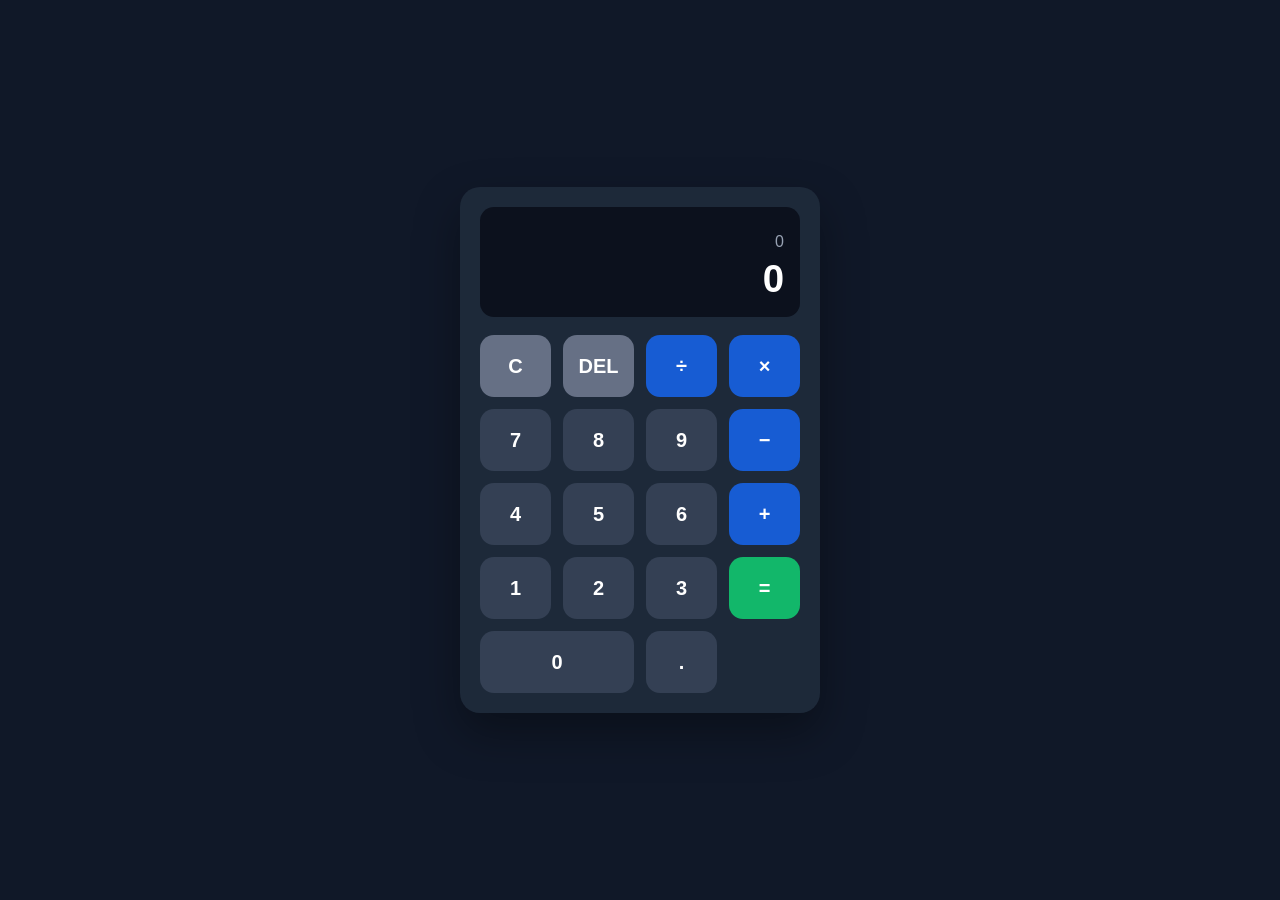
<file: WebDev-L2-Calculator/index.html>
<!DOCTYPE html>
<html lang="en">
<head>
  <meta charset="UTF-8" />
  <meta name="viewport" content="width=device-width, initial-scale=1.0" />
  <title>Vanilla JavaScript Calculator</title>
  <link rel="stylesheet" href="style.css" />
</head>
<body>
  <main class="calculator">
    <section class="display" aria-live="polite">
      <div id="expression" class="expression">0</div>
      <div id="result" class="result">0</div>
    </section>

    <section class="buttons">
      <button class="btn function" data-action="clear">C</button>
      <button class="btn function" data-action="delete">DEL</button>
      <button class="btn operator" data-operator="÷">÷</button>
      <button class="btn operator" data-operator="×">×</button>

      <button class="btn number" data-number="7">7</button>
      <button class="btn number" data-number="8">8</button>
      <button class="btn number" data-number="9">9</button>
      <button class="btn operator" data-operator="-">−</button>

      <button class="btn number" data-number="4">4</button>
      <button class="btn number" data-number="5">5</button>
      <button class="btn number" data-number="6">6</button>
      <button class="btn operator" data-operator="+">+</button>

      <button class="btn number" data-number="1">1</button>
      <button class="btn number" data-number="2">2</button>
      <button class="btn number" data-number="3">3</button>
      <button class="btn equals" data-action="equals">=</button>

      <button class="btn number zero" data-number="0">0</button>
      <button class="btn number" data-number=".">.</button>
    </section>
  </main>

  <script src="script.js"></script>
</body>
</html>
</file>
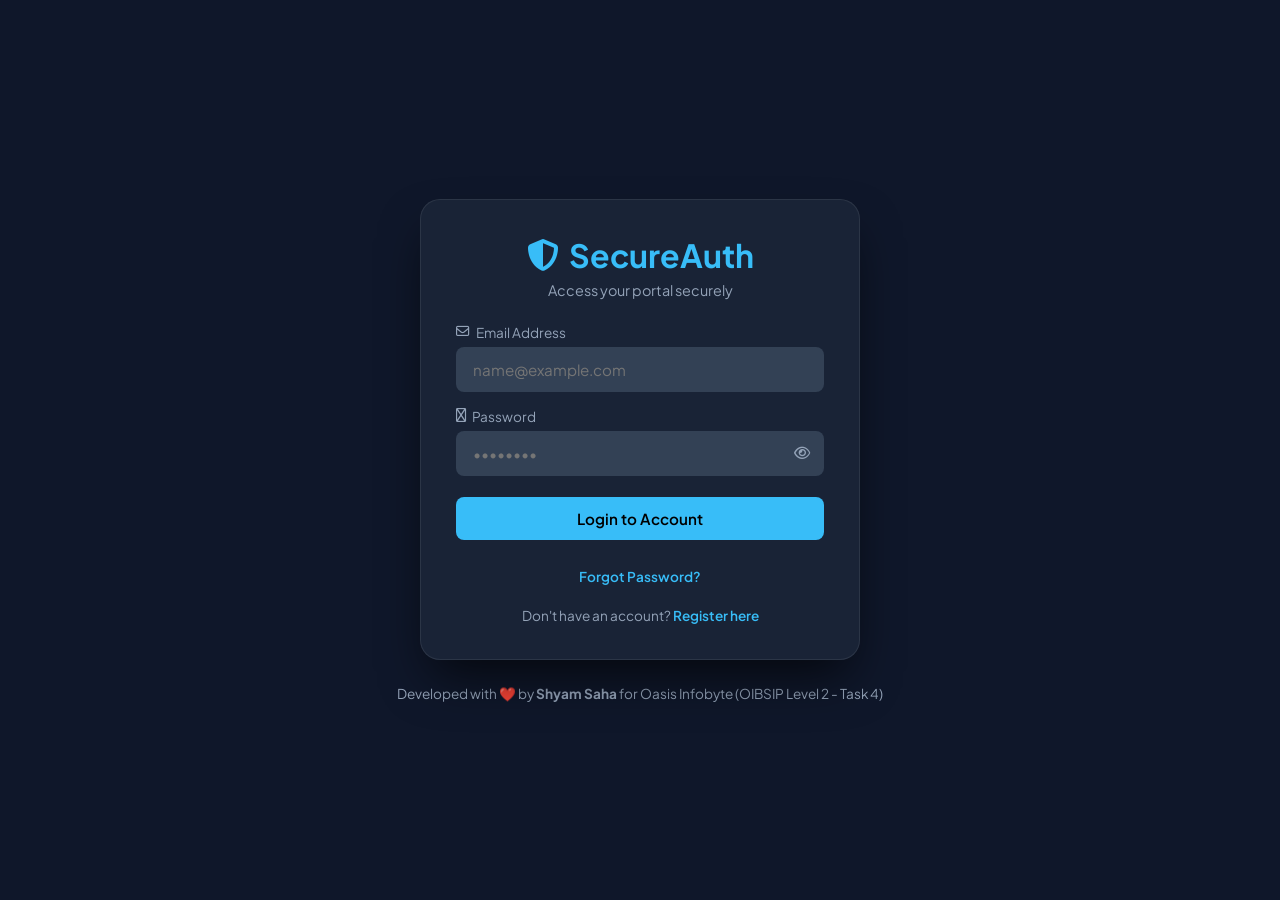
<file: WebDev-L2-LoginAuth/index.html>
<!DOCTYPE html>
<html lang="en">
<head>
  <meta charset="UTF-8">
  <meta name="viewport" content="width=device-width, initial-scale=1.0">
  <title>SecureAuth | Login & Authentication (OIBSIP Task 4)</title>
  
  <!-- Google Fonts & Font Awesome -->
  <link rel="preconnect" href="https://fonts.googleapis.com">
  <link rel="preconnect" href="https://fonts.gstatic.com" crossorigin>
  <link href="https://fonts.googleapis.com/css2?family=Plus+Jakarta+Sans:wght@400;500;600;700&display=swap" rel="stylesheet">
  <link rel="stylesheet" href="https://cdnjs.cloudflare.com/ajax/libs/font-awesome/6.4.0/css/all.min.css">
  
  <link rel="stylesheet" href="style.css">
</head>
<body>

  <!-- Auth Box Container -->
  <div class="auth-container" id="auth-box">
    
    <!-- Header -->
    <div class="auth-header">
      <div class="logo">
        <i class="fa-solid fa-shield-halved"></i>
        <span>SecureAuth</span>
      </div>
      <p id="auth-subtitle">Access your portal securely</p>
    </div>

    <!-- Alert Message Box -->
    <div id="alert-box" class="alert-box hidden"></div>

    <!-- Login Form -->
    <form id="login-form" class="auth-form">
      <div class="input-group">
        <label><i class="fa-regular fa-envelope"></i> Email Address</label>
        <input type="email" id="login-email" placeholder="name@example.com" required autocomplete="email">
      </div>
      <div class="input-group">
        <label><i class="fa-regular fa-lock"></i> Password</label>
        <div class="password-wrapper">
          <input type="password" id="login-password" placeholder="••••••••" required autocomplete="current-password">
          <i class="fa-regular fa-eye toggle-password" onclick="togglePasswordVisibility('login-password', this)"></i>
        </div>
      </div>
      <button type="submit" class="btn btn-primary">Login to Account</button>
      <p class="switch-text" style="margin-top: 12px;">
        <span id="show-forgot">Forgot Password?</span>
      </p>
      <p class="switch-text">Don't have an account? <span id="show-register">Register here</span></p>
    </form>

    <!-- Register Form (Hidden by default) -->
    <form id="register-form" class="auth-form hidden">
      <div class="input-group">
        <label><i class="fa-regular fa-user"></i> Full Name</label>
        <input type="text" id="reg-name" placeholder="Shyam Saha" required autocomplete="name">
      </div>
      <div class="input-group">
        <label><i class="fa-regular fa-envelope"></i> Email Address</label>
        <input type="email" id="reg-email" placeholder="name@example.com" required autocomplete="email">
      </div>
      <div class="input-group">
        <label><i class="fa-regular fa-lock"></i> Password</label>
        <div class="password-wrapper">
          <input type="password" id="reg-password" placeholder="Create a strong password" required autocomplete="new-password">
          <i class="fa-regular fa-eye toggle-password" onclick="togglePasswordVisibility('reg-password', this)"></i>
        </div>
      </div>
      <button type="submit" class="btn btn-primary">Create Account</button>
      <p class="switch-text">Already have an account? <span id="show-login">Login here</span></p>
    </form>

    <!-- Forgot Password Form (Hidden by default) -->
    <form id="forgot-form" class="auth-form hidden">
      <div class="input-group">
        <label><i class="fa-regular fa-envelope"></i> Enter Your Registered Email</label>
        <input type="email" id="forgot-email" placeholder="name@example.com" required autocomplete="email">
      </div>
      <div class="input-group">
        <label><i class="fa-regular fa-lock"></i> Set New Password</label>
        <div class="password-wrapper">
          <input type="password" id="new-password" placeholder="Enter new password" required autocomplete="new-password">
          <i class="fa-regular fa-eye toggle-password" onclick="togglePasswordVisibility('new-password', this)"></i>
        </div>
      </div>
      <button type="submit" class="btn btn-primary">Reset Password</button>
      <p class="switch-text">Remembered your password? <span id="back-to-login">Login here</span></p>
    </form>

  </div>

  <!-- Protected Dashboard (Hidden until login) -->
  <div class="dashboard-container hidden" id="dashboard-box">
    <div class="dashboard-card">
      <div class="user-avatar">
        <i class="fa-solid fa-user-shield"></i>
      </div>
      <h2>Welcome Back, <span id="user-display-name">User</span>! 🎉</h2>
      <p class="user-email" id="user-display-email">email@example.com</p>
      
      <div class="dashboard-info">
        <p><i class="fa-solid fa-circle-check" style="color: #4ade80;"></i> Authentication Status: <strong>Verified & Secure</strong></p>
        <p><i class="fa-solid fa-clock"></i> Session Started: <span id="session-time">Just now</span></p>
      </div>

      <button id="logout-btn" class="btn btn-danger">
        <i class="fa-solid fa-right-from-bracket"></i> Logout Securely
      </button>
    </div>
  </div>

  <!-- Footer -->
  <footer class="global-footer">
    <p>Developed with ❤️ by <strong>Shyam Saha</strong> for Oasis Infobyte (OIBSIP Level 2 - Task 4)</p>
  </footer>

  <script src="script.js"></script>
</body>
</html>
</file>
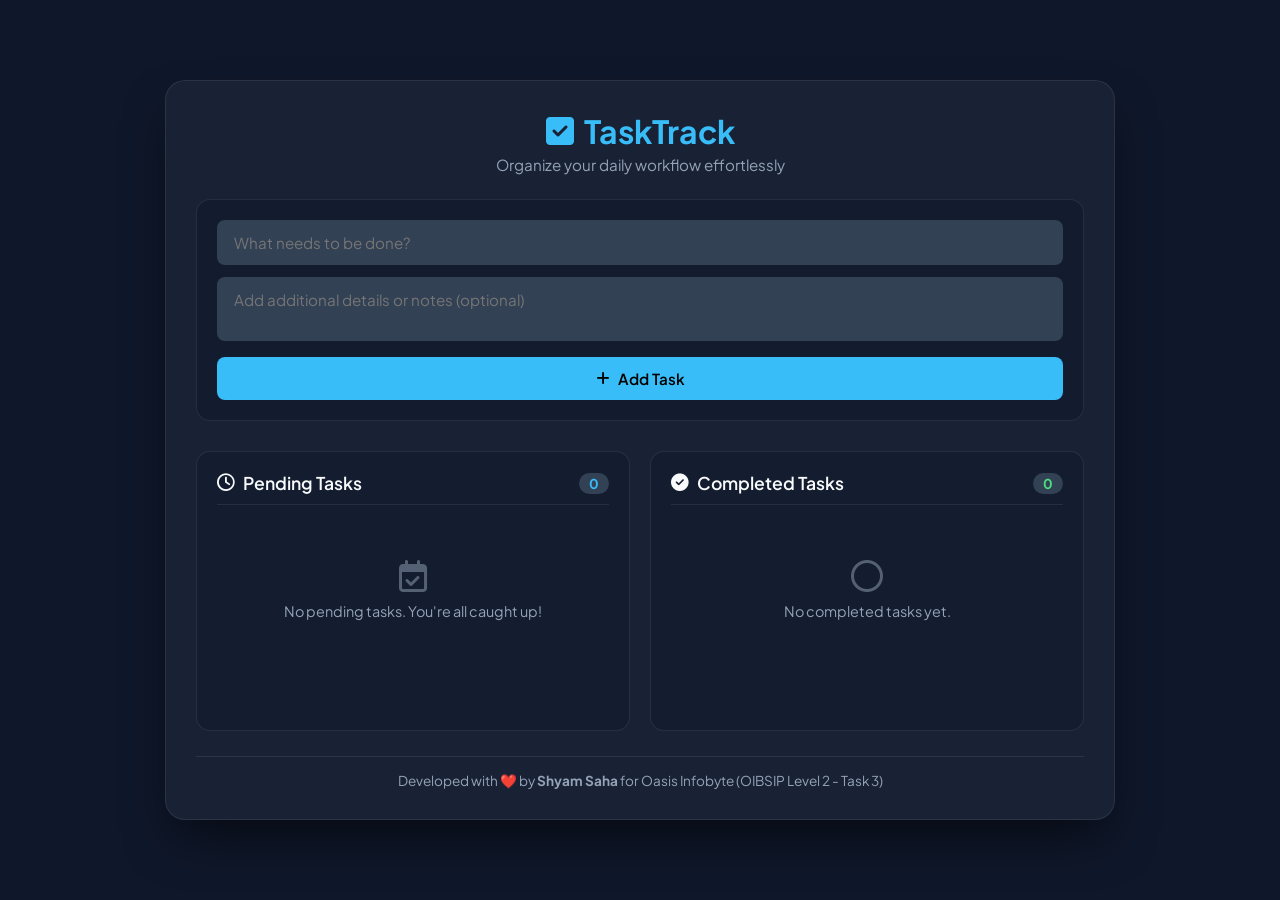
<file: WebDev-L2-ToDoApp/index.html>
<!DOCTYPE html>
<html lang="en">
<head>
  <meta charset="UTF-8">
  <meta name="viewport" content="width=device-width, initial-scale=1.0">
  <title>Task Track | Modern To-Do Web App (OIBSIP Task 3)</title>
  
  <!-- Google Fonts & Font Awesome Icons -->
  <link rel="preconnect" href="https://fonts.googleapis.com">
  <link rel="preconnect" href="https://fonts.gstatic.com" crossorigin>
  <link href="https://fonts.googleapis.com/css2?family=Plus+Jakarta+Sans:wght@400;500;600;700&display=swap" rel="stylesheet">
  <link rel="stylesheet" href="https://cdnjs.cloudflare.com/ajax/libs/font-awesome/6.4.0/css/all.min.css">
  
  <link rel="stylesheet" href="style.css">
</head>
<body>

  <div class="app-container">
    <!-- Header -->
    <header class="app-header">
      <div class="logo">
        <i class="fa-solid fa-square-check"></i>
        <span>TaskTrack</span>
      </div>
      <p class="subtitle">Organize your daily workflow effortlessly</p>
    </header>

    <!-- Input Form -->
    <form id="todo-form" class="todo-form">
      <div class="input-group">
        <input type="text" id="task-title" placeholder="What needs to be done?" required autocomplete="off">
      </div>
      <div class="input-group">
        <textarea id="task-desc" placeholder="Add additional details or notes (optional)" rows="2"></textarea>
      </div>
      <button type="submit" id="add-btn" class="btn btn-primary">
        <i class="fa-solid fa-plus"></i> Add Task
      </button>
    </form>

    <!-- Task Sections -->
    <div class="tasks-wrapper">
      
      <!-- Pending Tasks Column -->
      <section class="task-column">
        <div class="column-header">
          <h2><i class="fa-regular fa-clock"></i> Pending Tasks</h2>
          <span id="pending-count" class="count-badge">0</span>
        </div>
        <ul id="pending-list" class="task-list">
          <!-- Pending tasks dynamically inserted here -->
        </ul>
        <div id="pending-empty" class="empty-state">
          <i class="fa-regular fa-calendar-check"></i>
          <p>No pending tasks. You're all caught up!</p>
        </div>
      </section>

      <!-- Completed Tasks Column -->
      <section class="task-column">
        <div class="column-header">
          <h2><i class="fa-solid fa-circle-check"></i> Completed Tasks</h2>
          <span id="completed-count" class="count-badge success">0</span>
        </div>
        <ul id="completed-list" class="task-list">
          <!-- Completed tasks dynamically inserted here -->
        </ul>
        <div id="completed-empty" class="empty-state">
          <i class="fa-regular fa-circle"></i>
          <p>No completed tasks yet.</p>
        </div>
      </section>

    </div>

    <!-- Footer -->
    <footer class="app-footer">
      <p>Developed with ❤️ by <strong>Shyam Saha</strong> for Oasis Infobyte (OIBSIP Level 2 - Task 3)</p>
    </footer>
  </div>

  <script src="script.js"></script>
</body>
</html>
</file>
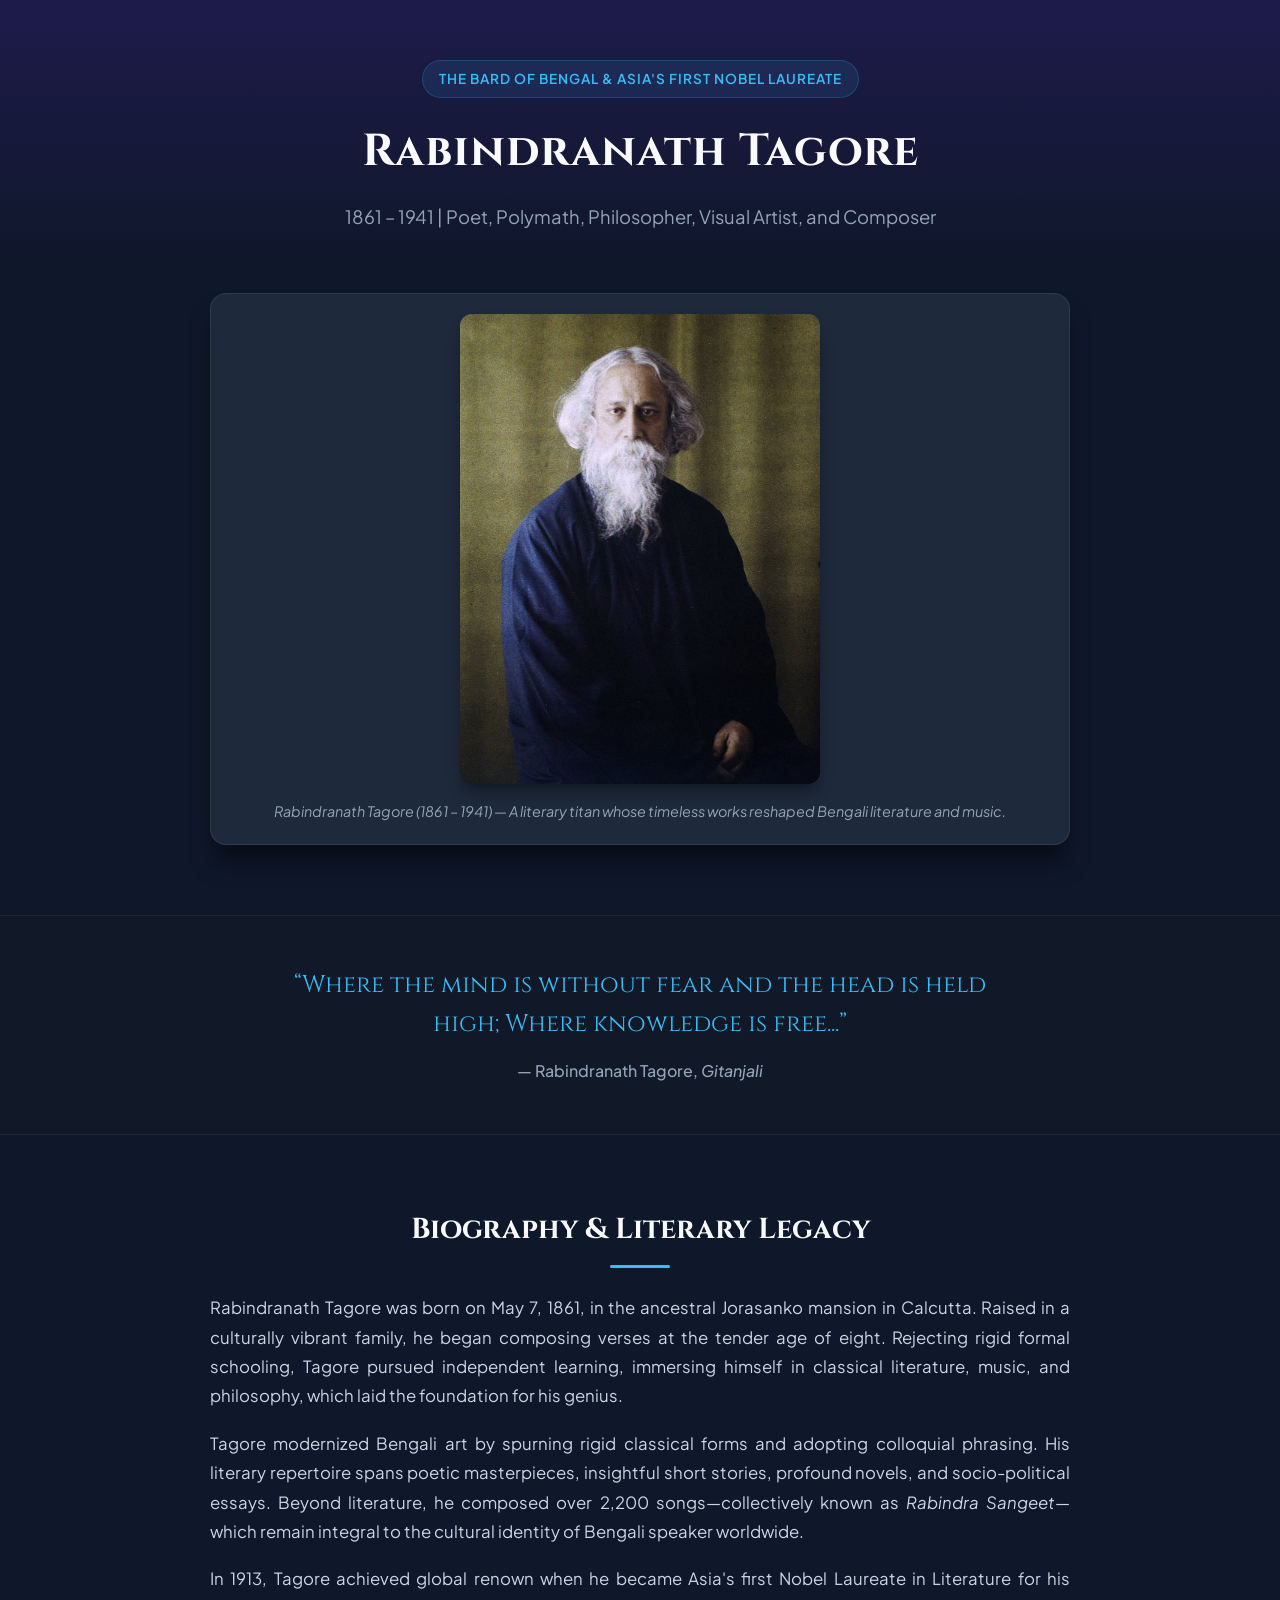
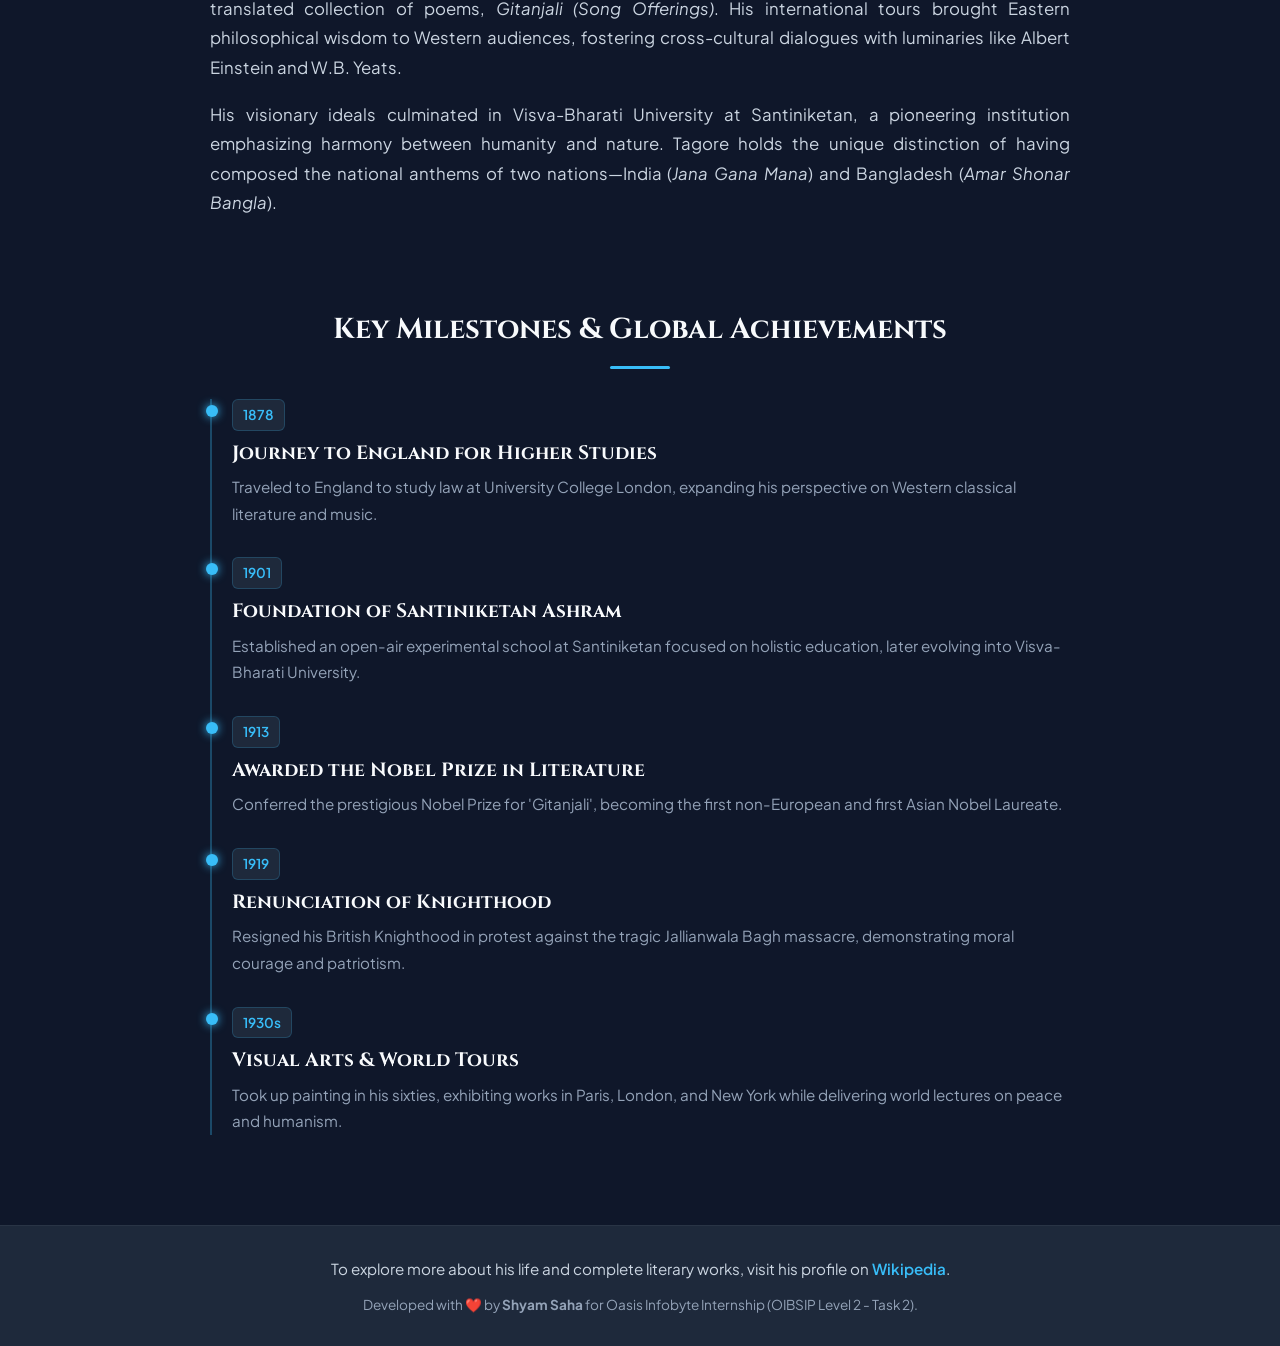
<file: WebDev-L2-TributePage/index.html>
<!doctype html>
<html lang="en">
  <head>
    <meta charset="UTF-8" />
    <meta name="viewport" content="width=device-width, initial-scale=1.0" />
    <title>Tribute to Rabindranath Tagore | OIBSIP Task 2</title>

    <!-- Google Fonts: Serif for Headings, Sans-serif for Body -->
    <link rel="preconnect" href="https://fonts.googleapis.com" />
    <link rel="preconnect" href="https://fonts.gstatic.com" crossorigin />
    <link
      href="https://fonts.googleapis.com/css2?family=Cinzel:wght@600;700&family=Plus+Jakarta+Sans:wght@400;500;600&display=swap"
      rel="stylesheet"
    />

    <link rel="stylesheet" href="style.css" />
  </head>
  <body>
    <!-- Hero Header Section -->
    <header class="hero-section">
      <div class="container hero-content">
        <span class="sub-tag"
          >The Bard of Bengal & Asia's First Nobel Laureate</span
        >
        <h1 class="main-title">Rabindranath Tagore</h1>
        <p class="tagline">
          1861 – 1941 | Poet, Polymath, Philosopher, Visual Artist, and Composer
        </p>
      </div>
    </header>

    <!-- Image Section -->
    <section class="image-section">
      <div class="container">
        <figure class="img-card">
          <img
            src="1926_Rabindranath_Tagore.jpg"
            alt="Rabindranath Tagore"
            class="profile-img"
          />
          <figcaption class="img-caption">
            Rabindranath Tagore (1861 – 1941) — A literary titan whose timeless
            works reshaped Bengali literature and music.
          </figcaption>
        </figure>
      </div>
    </section>

    <!-- Quote Section -->
    <section class="quote-section">
      <div class="container">
        <blockquote class="featured-quote">
          “Where the mind is without fear and the head is held high; Where
          knowledge is free...”
          <cite>— Rabindranath Tagore, <em>Gitanjali</em></cite>
        </blockquote>
      </div>
    </section>

    <!-- Biography Section -->
    <section class="bio-section">
      <div class="container">
        <h2 class="section-title">Biography & Literary Legacy</h2>
        <div class="bio-content">
          <p>
            Rabindranath Tagore was born on May 7, 1861, in the ancestral
            Jorasanko mansion in Calcutta. Raised in a culturally vibrant
            family, he began composing verses at the tender age of eight.
            Rejecting rigid formal schooling, Tagore pursued independent
            learning, immersing himself in classical literature, music, and
            philosophy, which laid the foundation for his genius.
          </p>
          <p>
            Tagore modernized Bengali art by spurning rigid classical forms and
            adopting colloquial phrasing. His literary repertoire spans poetic
            masterpieces, insightful short stories, profound novels, and
            socio-political essays. Beyond literature, he composed over 2,200
            songs—collectively known as <em>Rabindra Sangeet</em>—which remain
            integral to the cultural identity of Bengali speaker worldwide.
          </p>
          <p>
            In 1913, Tagore achieved global renown when he became Asia's first
            Nobel Laureate in Literature for his translated collection of poems,
            <em>Gitanjali (Song Offerings)</em>. His international tours brought
            Eastern philosophical wisdom to Western audiences, fostering
            cross-cultural dialogues with luminaries like Albert Einstein and
            W.B. Yeats.
          </p>
          <p>
            His visionary ideals culminated in Visva-Bharati University at
            Santiniketan, a pioneering institution emphasizing harmony between
            humanity and nature. Tagore holds the unique distinction of having
            composed the national anthems of two nations—India (<em
              >Jana Gana Mana</em
            >) and Bangladesh (<em>Amar Shonar Bangla</em>).
          </p>
        </div>
      </div>
    </section>

    <!-- Key Achievements Timeline -->
    <section class="timeline-section">
      <div class="container">
        <h2 class="section-title">Key Milestones & Global Achievements</h2>
        <ol class="timeline-list">
          <li class="timeline-item">
            <div class="time-badge">1878</div>
            <div class="time-content">
              <h3>Journey to England for Higher Studies</h3>
              <p>
                Traveled to England to study law at University College London,
                expanding his perspective on Western classical literature and
                music.
              </p>
            </div>
          </li>
          <li class="timeline-item">
            <div class="time-badge">1901</div>
            <div class="time-content">
              <h3>Foundation of Santiniketan Ashram</h3>
              <p>
                Established an open-air experimental school at Santiniketan
                focused on holistic education, later evolving into Visva-Bharati
                University.
              </p>
            </div>
          </li>
          <li class="timeline-item">
            <div class="time-badge">1913</div>
            <div class="time-content">
              <h3>Awarded the Nobel Prize in Literature</h3>
              <p>
                Conferred the prestigious Nobel Prize for 'Gitanjali', becoming
                the first non-European and first Asian Nobel Laureate.
              </p>
            </div>
          </li>
          <li class="timeline-item">
            <div class="time-badge">1919</div>
            <div class="time-content">
              <h3>Renunciation of Knighthood</h3>
              <p>
                Resigned his British Knighthood in protest against the tragic
                Jallianwala Bagh massacre, demonstrating moral courage and
                patriotism.
              </p>
            </div>
          </li>
          <li class="timeline-item">
            <div class="time-badge">1930s</div>
            <div class="time-content">
              <h3>Visual Arts & World Tours</h3>
              <p>
                Took up painting in his sixties, exhibiting works in Paris,
                London, and New York while delivering world lectures on peace
                and humanism.
              </p>
            </div>
          </li>
        </ol>
      </div>
    </section>

    <!-- Footer -->
    <footer class="footer">
      <div class="container">
        <p>
          To explore more about his life and complete literary works, visit his
          profile on
          <a
            href="https://en.wikipedia.org/wiki/Rabindranath_Tagore"
            target="_blank"
            rel="noopener noreferrer"
            >Wikipedia</a
          >.
        </p>
        <p class="copyright">
          Developed with ❤️ by <strong>Shyam Saha</strong> for Oasis Infobyte
          Internship (OIBSIP Level 2 - Task 2).
        </p>
      </div>
    </footer>
  </body>
</html>
</file>
<file: WebDev-L2-Calculator/style.css>
* {
  margin: 0;
  padding: 0;
  box-sizing: border-box;
}

body {
  min-height: 100vh;
  display: grid;
  place-items: center;
  background: #101828;
  font-family: "Segoe UI", Tahoma, sans-serif;
  color: #ffffff;
}

.calculator {
  width: min(360px, 92vw);
  padding: 20px;
  border-radius: 20px;
  background: #1d2939;
  box-shadow: 0 20px 45px rgba(0, 0, 0, 0.35);
}

.display {
  min-height: 110px;
  padding: 16px;
  margin-bottom: 18px;
  border-radius: 14px;
  background: #0c111d;
  display: flex;
  flex-direction: column;
  justify-content: flex-end;
  overflow: hidden;
}

.expression {
  font-size: 1rem;
  color: #98a2b3;
  min-height: 24px;
  text-align: right;
  word-break: break-all;
}

.result {
  font-size: 2.4rem;
  font-weight: 700;
  text-align: right;
  word-break: break-all;
}

.result.error {
  color: #f97066;
  font-size: 1.6rem;
}

.buttons {
  display: grid;
  grid-template-columns: repeat(4, 1fr);
  gap: 12px;
}

.btn {
  height: 62px;
  border: none;
  border-radius: 14px;
  font-size: 1.25rem;
  font-weight: 600;
  cursor: pointer;
  background: #344054;
  color: #ffffff;
  transition: transform 0.1s ease, background 0.2s ease;
}

.btn:hover {
  background: #475467;
}

.btn:active {
  transform: scale(0.96);
}

.function {
  background: #667085;
}

.operator {
  background: #175cd3;
}

.equals {
  background: #12b76a;
}

.zero {
  grid-column: span 2;
}
</file>
<file: WebDev-L2-LoginAuth/style.css>
:root {
  --bg-dark: #0f172a;
  --bg-card: rgba(30, 41, 59, 0.75);
  --bg-input: #334155;
  --accent: #38bdf8;
  --accent-hover: #0284c7;
  --success: #4ade80;
  --danger: #f87171;
  --text-primary: #f8fafc;
  --text-secondary: #94a3b8;
  --border-color: rgba(255, 255, 255, 0.08);
  --font-main: 'Plus Jakarta Sans', sans-serif;
}

* {
  box-sizing: border-box;
  margin: 0;
  padding: 0;
}

body {
  background-color: var(--bg-dark);
  color: var(--text-primary);
  font-family: var(--font-main);
  min-height: 100vh;
  display: flex;
  flex-direction: column;
  justify-content: center;
  align-items: center;
  padding: 20px;
}

/* Auth Card */
.auth-container, .dashboard-container {
  width: 100%;
  max-width: 440px;
  background: var(--bg-card);
  border: 1px solid var(--border-color);
  backdrop-filter: blur(16px);
  border-radius: 20px;
  padding: 35px;
  box-shadow: 0 25px 50px -12px rgba(0, 0, 0, 0.7);
  animation: fadeIn 0.4s ease;
}

@keyframes fadeIn {
  from { opacity: 0; transform: translateY(10px); }
  to { opacity: 1; transform: translateY(0); }
}

.auth-header {
  text-align: center;
  margin-bottom: 25px;
}

.logo {
  font-size: 2rem;
  font-weight: 700;
  color: var(--accent);
  display: flex;
  align-items: center;
  justify-content: center;
  gap: 10px;
  margin-bottom: 6px;
}

#auth-subtitle {
  color: var(--text-secondary);
  font-size: 0.9rem;
}

/* Alert Box */
.alert-box {
  padding: 10px 14px;
  border-radius: 8px;
  font-size: 0.85rem;
  margin-bottom: 20px;
  text-align: center;
}
.alert-box.error {
  background: rgba(248, 113, 113, 0.15);
  border: 1px solid rgba(248, 113, 113, 0.3);
  color: var(--danger);
}
.alert-box.success {
  background: rgba(74, 222, 128, 0.15);
  border: 1px solid rgba(74, 222, 128, 0.3);
  color: var(--success);
}

/* Forms */
.auth-form {
  display: flex;
  flex-direction: column;
  gap: 16px;
}

.input-group {
  display: flex;
  flex-direction: column;
  gap: 6px;
}

.input-group label {
  font-size: 0.85rem;
  color: var(--text-secondary);
  display: flex;
  align-items: center;
  gap: 6px;
}

.input-group input {
  width: 100%;
  background-color: var(--bg-input);
  border: 1px solid transparent;
  color: var(--text-primary);
  padding: 12px 16px;
  border-radius: 8px;
  font-family: var(--font-main);
  font-size: 0.95rem;
  outline: none;
  transition: all 0.2s ease;
}

.input-group input:focus {
  border-color: var(--accent);
  box-shadow: 0 0 0 2px rgba(56, 189, 248, 0.2);
}

/* Password Hide/Show Wrapper */
.password-wrapper {
  position: relative;
  display: flex;
  align-items: center;
}

.password-wrapper input {
  padding-right: 40px;
}

.toggle-password {
  position: absolute;
  right: 14px;
  color: var(--text-secondary);
  cursor: pointer;
  font-size: 0.9rem;
  transition: color 0.2s ease;
}

.toggle-password:hover {
  color: var(--accent);
}

.btn {
  border: none;
  border-radius: 8px;
  padding: 12px 20px;
  font-family: var(--font-main);
  font-size: 0.95rem;
  font-weight: 600;
  cursor: pointer;
  display: inline-flex;
  align-items: center;
  justify-content: center;
  gap: 8px;
  transition: all 0.2s ease;
  width: 100%;
  margin-top: 5px;
}

.btn-primary {
  background-color: var(--accent);
  color: #000;
}
.btn-primary:hover {
  background-color: var(--accent-hover);
  color: #fff;
}

.btn-danger {
  background-color: rgba(248, 113, 113, 0.15);
  color: var(--danger);
  border: 1px solid rgba(248, 113, 113, 0.3);
}
.btn-danger:hover {
  background-color: var(--danger);
  color: #fff;
}

.switch-text {
  text-align: center;
  font-size: 0.85rem;
  color: var(--text-secondary);
  margin-top: 6px;
}
.switch-text span {
  color: var(--accent);
  cursor: pointer;
  font-weight: 600;
}
.switch-text span:hover {
  text-decoration: underline;
}

/* Dashboard Styles */
.dashboard-card {
  text-align: center;
}

.user-avatar {
  font-size: 3rem;
  color: var(--accent);
  background: rgba(56, 189, 248, 0.1);
  width: 80px;
  height: 80px;
  display: flex;
  align-items: center;
  justify-content: center;
  border-radius: 50%;
  margin: 0 auto 20px auto;
  border: 1px solid rgba(56, 189, 248, 0.2);
}

.dashboard-card h2 {
  font-size: 1.4rem;
  margin-bottom: 4px;
}

.user-email {
  color: var(--text-secondary);
  font-size: 0.9rem;
  margin-bottom: 20px;
}

.dashboard-info {
  background: rgba(15, 23, 42, 0.4);
  border: 1px solid var(--border-color);
  padding: 15px;
  border-radius: 10px;
  text-align: left;
  font-size: 0.88rem;
  display: flex;
  flex-direction: column;
  gap: 8px;
  margin-bottom: 25px;
  color: var(--text-secondary);
}

.dashboard-info strong {
  color: var(--text-primary);
}

.hidden {
  display: none !important;
}

/* Footer */
.global-footer {
  text-align: center;
  margin-top: 25px;
  font-size: 0.85rem;
  color: var(--text-secondary);
}
</file>
<file: WebDev-L2-ToDoApp/style.css>
/* ==========================================
   Variables & Reset
   ========================================== */
:root {
  --bg-dark: #0f172a;
  --bg-card: #1e293b;
  --bg-input: #334155;
  --accent: #38bdf8;
  --accent-hover: #0284c7;
  --success: #4ade80;
  --danger: #f87171;
  --text-primary: #f8fafc;
  --text-secondary: #94a3b8;
  --border-color: rgba(255, 255, 255, 0.08);
  --font-main: 'Plus Jakarta Sans', sans-serif;
}

* {
  box-sizing: border-box;
  margin: 0;
  padding: 0;
}

body {
  background-color: var(--bg-dark);
  color: var(--text-primary);
  font-family: var(--font-main);
  min-height: 100vh;
  display: flex;
  justify-content: center;
  align-items: center;
  padding: 20px;
}

.app-container {
  width: 100%;
  max-width: 950px;
  background: rgba(30, 41, 59, 0.7);
  border: 1px solid var(--border-color);
  backdrop-filter: blur(16px);
  border-radius: 20px;
  padding: 30px;
  box-shadow: 0 25px 50px -12px rgba(0, 0, 0, 0.6);
}

/* Header */
.app-header {
  text-align: center;
  margin-bottom: 25px;
}

.logo {
  font-size: 2rem;
  font-weight: 700;
  color: var(--accent);
  display: flex;
  align-items: center;
  justify-content: center;
  gap: 10px;
}

.subtitle {
  color: var(--text-secondary);
  font-size: 0.95rem;
  margin-top: 4px;
}

/* Form Styles */
.todo-form {
  display: flex;
  flex-direction: column;
  gap: 12px;
  background-color: rgba(15, 23, 42, 0.5);
  padding: 20px;
  border-radius: 14px;
  border: 1px solid var(--border-color);
  margin-bottom: 30px;
}

.input-group input,
.input-group textarea {
  width: 100%;
  background-color: var(--bg-input);
  border: 1px solid transparent;
  color: var(--text-primary);
  padding: 12px 16px;
  border-radius: 8px;
  font-family: var(--font-main);
  font-size: 0.95rem;
  outline: none;
  transition: all 0.2s ease;
}

.input-group input:focus,
.input-group textarea:focus {
  border-color: var(--accent);
  box-shadow: 0 0 0 2px rgba(56, 189, 248, 0.2);
}

.input-group textarea {
  resize: none;
}

.btn {
  border: none;
  border-radius: 8px;
  padding: 12px 20px;
  font-family: var(--font-main);
  font-size: 0.95rem;
  font-weight: 600;
  cursor: pointer;
  display: inline-flex;
  align-items: center;
  justify-content: center;
  gap: 8px;
  transition: all 0.2s ease;
}

.btn-primary {
  background-color: var(--accent);
  color: #000;
}

.btn-primary:hover {
  background-color: var(--accent-hover);
  color: #fff;
}

/* Tasks Wrapper Layout */
.tasks-wrapper {
  display: grid;
  grid-template-columns: 1fr 1fr;
  gap: 20px;
}

.task-column {
  background: rgba(15, 23, 42, 0.4);
  border: 1px solid var(--border-color);
  border-radius: 14px;
  padding: 20px;
  min-height: 280px;
}

.column-header {
  display: flex;
  justify-content: space-between;
  align-items: center;
  margin-bottom: 15px;
  padding-bottom: 10px;
  border-bottom: 1px solid var(--border-color);
}

.column-header h2 {
  font-size: 1.1rem;
  font-weight: 600;
  display: flex;
  align-items: center;
  gap: 8px;
}

.count-badge {
  background: var(--bg-input);
  color: var(--accent);
  padding: 2px 10px;
  border-radius: 12px;
  font-size: 0.85rem;
  font-weight: 700;
}

.count-badge.success {
  color: var(--success);
}

/* Task List Items */
.task-list {
  list-style: none;
  display: flex;
  flex-direction: column;
  gap: 12px;
}

.task-item {
  background: var(--bg-card);
  border: 1px solid var(--border-color);
  border-radius: 10px;
  padding: 14px;
  display: flex;
  flex-direction: column;
  gap: 8px;
  transition: transform 0.2s ease, box-shadow 0.2s ease;
}

.task-item:hover {
  transform: translateY(-2px);
  box-shadow: 0 10px 15px -3px rgba(0, 0, 0, 0.3);
}

.task-header {
  display: flex;
  justify-content: space-between;
  align-items: flex-start;
  gap: 10px;
}

.task-title {
  font-size: 1rem;
  font-weight: 600;
  color: var(--text-primary);
  word-break: break-word;
}

.task-item.completed .task-title {
  text-decoration: line-through;
  color: var(--text-secondary);
}

.task-desc {
  font-size: 0.88rem;
  color: var(--text-secondary);
  line-height: 1.4;
  word-break: break-word;
}

.task-footer {
  display: flex;
  justify-content: space-between;
  align-items: center;
  margin-top: 4px;
  padding-top: 8px;
  border-top: 1px solid rgba(255, 255, 255, 0.05);
}

.task-date {
  font-size: 0.75rem;
  color: var(--text-secondary);
}

.task-actions {
  display: flex;
  gap: 6px;
}

.action-btn {
  background: transparent;
  border: none;
  color: var(--text-secondary);
  padding: 6px 8px;
  border-radius: 6px;
  cursor: pointer;
  font-size: 0.9rem;
  transition: all 0.2s;
}

.action-btn.complete:hover {
  background: rgba(74, 222, 128, 0.15);
  color: var(--success);
}

.action-btn.edit:hover {
  background: rgba(56, 189, 248, 0.15);
  color: var(--accent);
}

.action-btn.delete:hover {
  background: rgba(248, 113, 113, 0.15);
  color: var(--danger);
}

/* Empty State */
.empty-state {
  text-align: center;
  padding: 40px 10px;
  color: var(--text-secondary);
  display: none;
}

.empty-state i {
  font-size: 2rem;
  margin-bottom: 10px;
  opacity: 0.5;
}

.empty-state p {
  font-size: 0.9rem;
}

/* Footer */
.app-footer {
  text-align: center;
  margin-top: 25px;
  padding-top: 15px;
  border-top: 1px solid var(--border-color);
  font-size: 0.85rem;
  color: var(--text-secondary);
}

/* Responsive */
@media (max-width: 768px) {
  .tasks-wrapper {
    grid-template-columns: 1fr;
  }
}
</file>
<file: WebDev-L2-TributePage/style.css>
/* ==========================================
   CSS Variables & Reset
   ========================================== */
:root {
  --bg-primary: #0f172a; /* Dark slate background */
  --bg-secondary: #1e293b; /* Card & Section background */
  --bg-accent: #111827; /* Quote section contrast background */
  --accent-color: #38bdf8; /* Cyan accent */
  --text-primary: #f8fafc; /* White/Light text */
  --text-secondary: #94a3b8; /* Muted text */
  --text-body: #cbd5e1;
  --font-heading: "Cinzel", serif; /* Serif Font 1 */
  --font-body: "Plus Jakarta Sans", sans-serif; /* Sans-serif Font 2 */
}

* {
  box-sizing: border-box;
  margin: 0;
  padding: 0;
}

body {
  background-color: var(--bg-primary);
  color: var(--text-body);
  font-family: var(--font-body);
  line-height: 1.75;
  -webkit-font-smoothing: antialiased;
}

.container {
  max-width: 900px;
  margin: 0 auto;
  padding: 0 20px;
}

/* ==========================================
   Hero Header Section
   ========================================== */
.hero-section {
  background: linear-gradient(180deg, #1e1b4b 0%, var(--bg-primary) 100%);
  padding: 60px 0 30px;
  text-align: center;
}

.sub-tag {
  display: inline-block;
  background: rgba(56, 189, 248, 0.1);
  color: var(--accent-color);
  border: 1px solid rgba(56, 189, 248, 0.2);
  padding: 6px 16px;
  border-radius: 20px;
  font-size: 0.85rem;
  font-weight: 600;
  letter-spacing: 1px;
  text-transform: uppercase;
  margin-bottom: 15px;
}

.main-title {
  font-family: var(--font-heading);
  font-size: 2.8rem;
  color: var(--text-primary);
  letter-spacing: 1px;
  margin-bottom: 10px;
}

.tagline {
  font-size: 1.15rem;
  color: var(--text-secondary);
  max-width: 650px;
  margin: 0 auto;
}

/* ==========================================
   Image Section
   ========================================== */
.image-section {
  padding: 30px 0;
}

.img-card {
  background-color: var(--bg-secondary);
  border: 1px solid rgba(255, 255, 255, 0.08);
  border-radius: 16px;
  padding: 20px;
  text-align: center;
  box-shadow: 0 20px 25px -5px rgba(0, 0, 0, 0.5);
}

.profile-img {
  width: 100%;
  max-width: 360px;
  height: auto;
  border-radius: 12px;
  object-fit: cover;
  box-shadow: 0 10px 15px -3px rgba(0, 0, 0, 0.4);
  display: block;
  margin: 0 auto;
}

.img-caption {
  margin-top: 15px;
  font-size: 0.9rem;
  color: var(--text-secondary);
  font-style: italic;
}

/* ==========================================
   Quote Section (2nd Background Color)
   ========================================== */
.quote-section {
  background-color: var(--bg-accent);
  padding: 50px 0;
  margin: 40px 0;
  border-top: 1px solid rgba(255, 255, 255, 0.05);
  border-bottom: 1px solid rgba(255, 255, 255, 0.05);
}

.featured-quote {
  font-family: var(--font-heading);
  font-size: 1.5rem;
  color: var(--accent-color);
  text-align: center;
  line-height: 1.6;
  max-width: 750px;
  margin: 0 auto;
  padding: 0 20px;
}

.featured-quote cite {
  display: block;
  margin-top: 15px;
  font-family: var(--font-body);
  font-size: 1rem;
  color: var(--text-secondary);
  font-style: normal;
  font-weight: 500;
}

/* ==========================================
   Biography Section
   ========================================== */
.bio-section {
  padding: 30px 0;
}

.section-title {
  font-family: var(--font-heading);
  font-size: 1.8rem;
  color: var(--text-primary);
  margin-bottom: 25px;
  text-align: center;
}

.section-title::after {
  content: "";
  display: block;
  width: 60px;
  height: 3px;
  background: var(--accent-color);
  margin: 10px auto 0;
  border-radius: 2px;
}

.bio-content p {
  margin-bottom: 18px;
  font-size: 1.05rem;
  color: var(--text-body);
  text-align: justify;
}

/* ==========================================
   Timeline Section
   ========================================== */
.timeline-section {
  padding: 40px 0 60px;
}

.timeline-list {
  list-style: none;
  position: relative;
  padding-left: 20px;
  border-left: 2px solid rgba(56, 189, 248, 0.3);
  margin-top: 30px;
}

.timeline-item {
  margin-bottom: 30px;
  position: relative;
}

.timeline-item::before {
  content: "";
  position: absolute;
  left: -26px;
  top: 6px;
  width: 12px;
  height: 12px;
  border-radius: 50%;
  background: var(--accent-color);
  box-shadow: 0 0 10px var(--accent-color);
}

.time-badge {
  display: inline-block;
  background: var(--bg-secondary);
  color: var(--accent-color);
  font-size: 0.85rem;
  font-weight: 600;
  padding: 3px 10px;
  border-radius: 6px;
  border: 1px solid rgba(56, 189, 248, 0.2);
  margin-bottom: 6px;
}

.time-content h3 {
  font-family: var(--font-heading);
  font-size: 1.2rem;
  color: var(--text-primary);
  margin-bottom: 4px;
}

.time-content p {
  font-size: 0.95rem;
  color: var(--text-secondary);
}

/* ==========================================
   Footer Section
   ========================================== */
.footer {
  background-color: var(--bg-secondary);
  padding: 30px 0;
  text-align: center;
  border-top: 1px solid rgba(255, 255, 255, 0.05);
  font-size: 0.95rem;
}

.footer a {
  color: var(--accent-color);
  text-decoration: none;
  font-weight: 600;
}

.footer a:hover {
  text-decoration: underline;
}

.copyright {
  margin-top: 10px;
  font-size: 0.85rem;
  color: var(--text-secondary);
}

/* ==========================================
   Responsive Design
   ========================================== */
@media (max-width: 600px) {
  .main-title {
    font-size: 2.1rem;
  }

  .tagline {
    font-size: 1rem;
  }

  .featured-quote {
    font-size: 1.25rem;
  }

  .section-title {
    font-size: 1.5rem;
  }

  .timeline-list {
    padding-left: 15px;
  }

  .timeline-item::before {
    left: -21px;
  }
}


a:focus-visible {
  outline: 2px solid var(--accent-color);
  outline-offset: 3px;
  border-radius: 4px;
}
</file>
